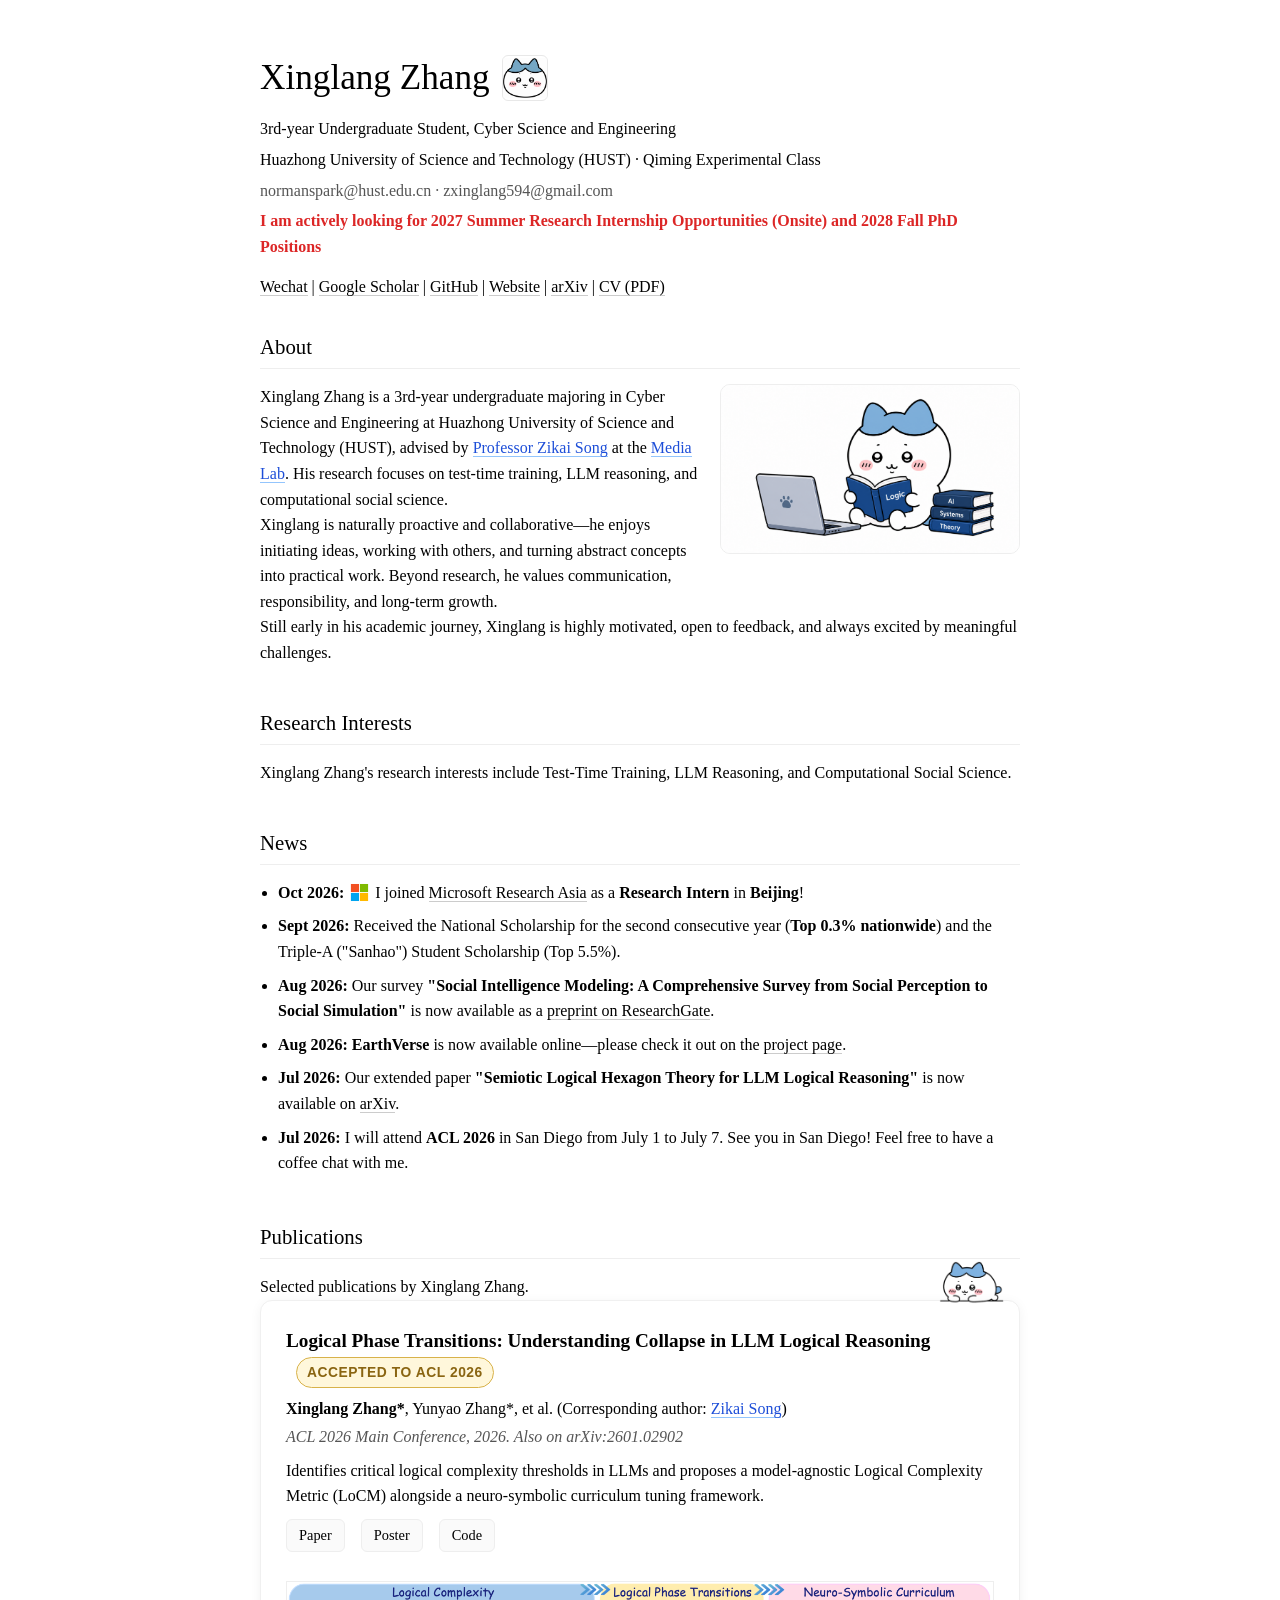
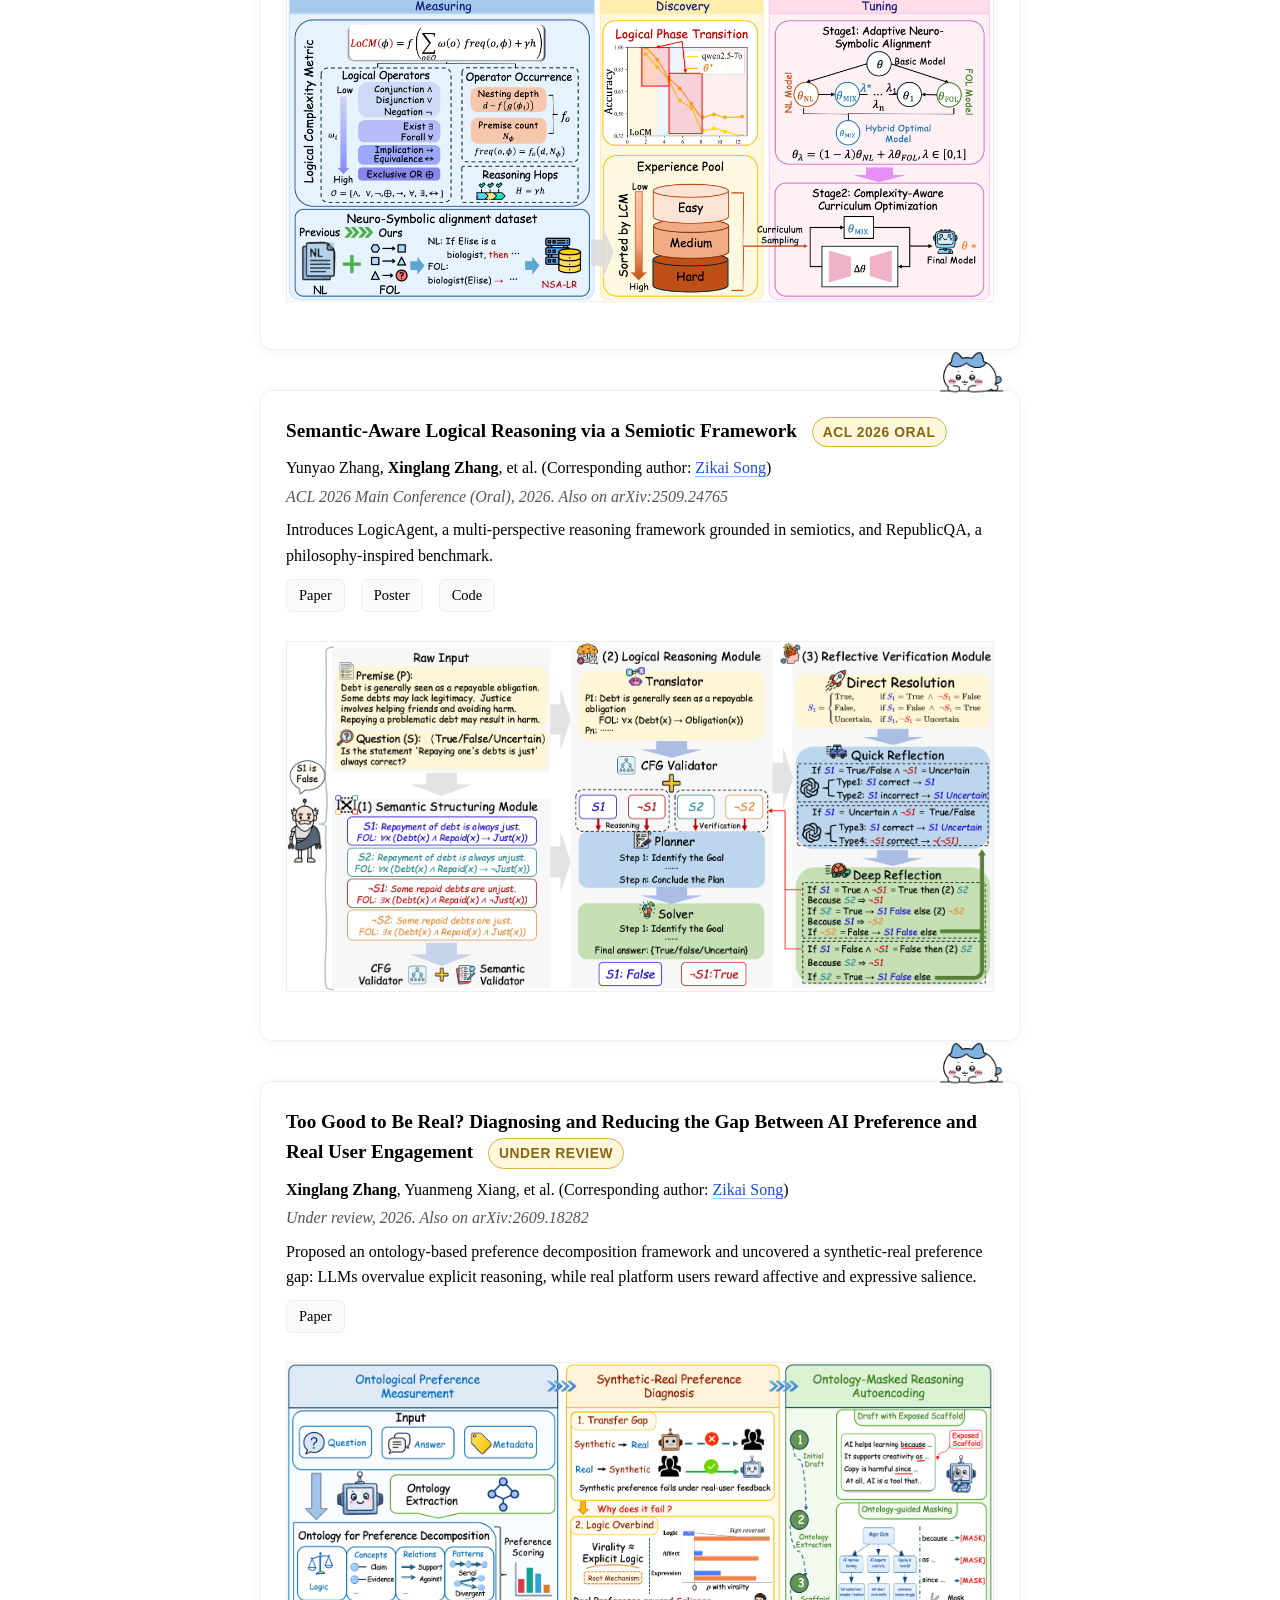
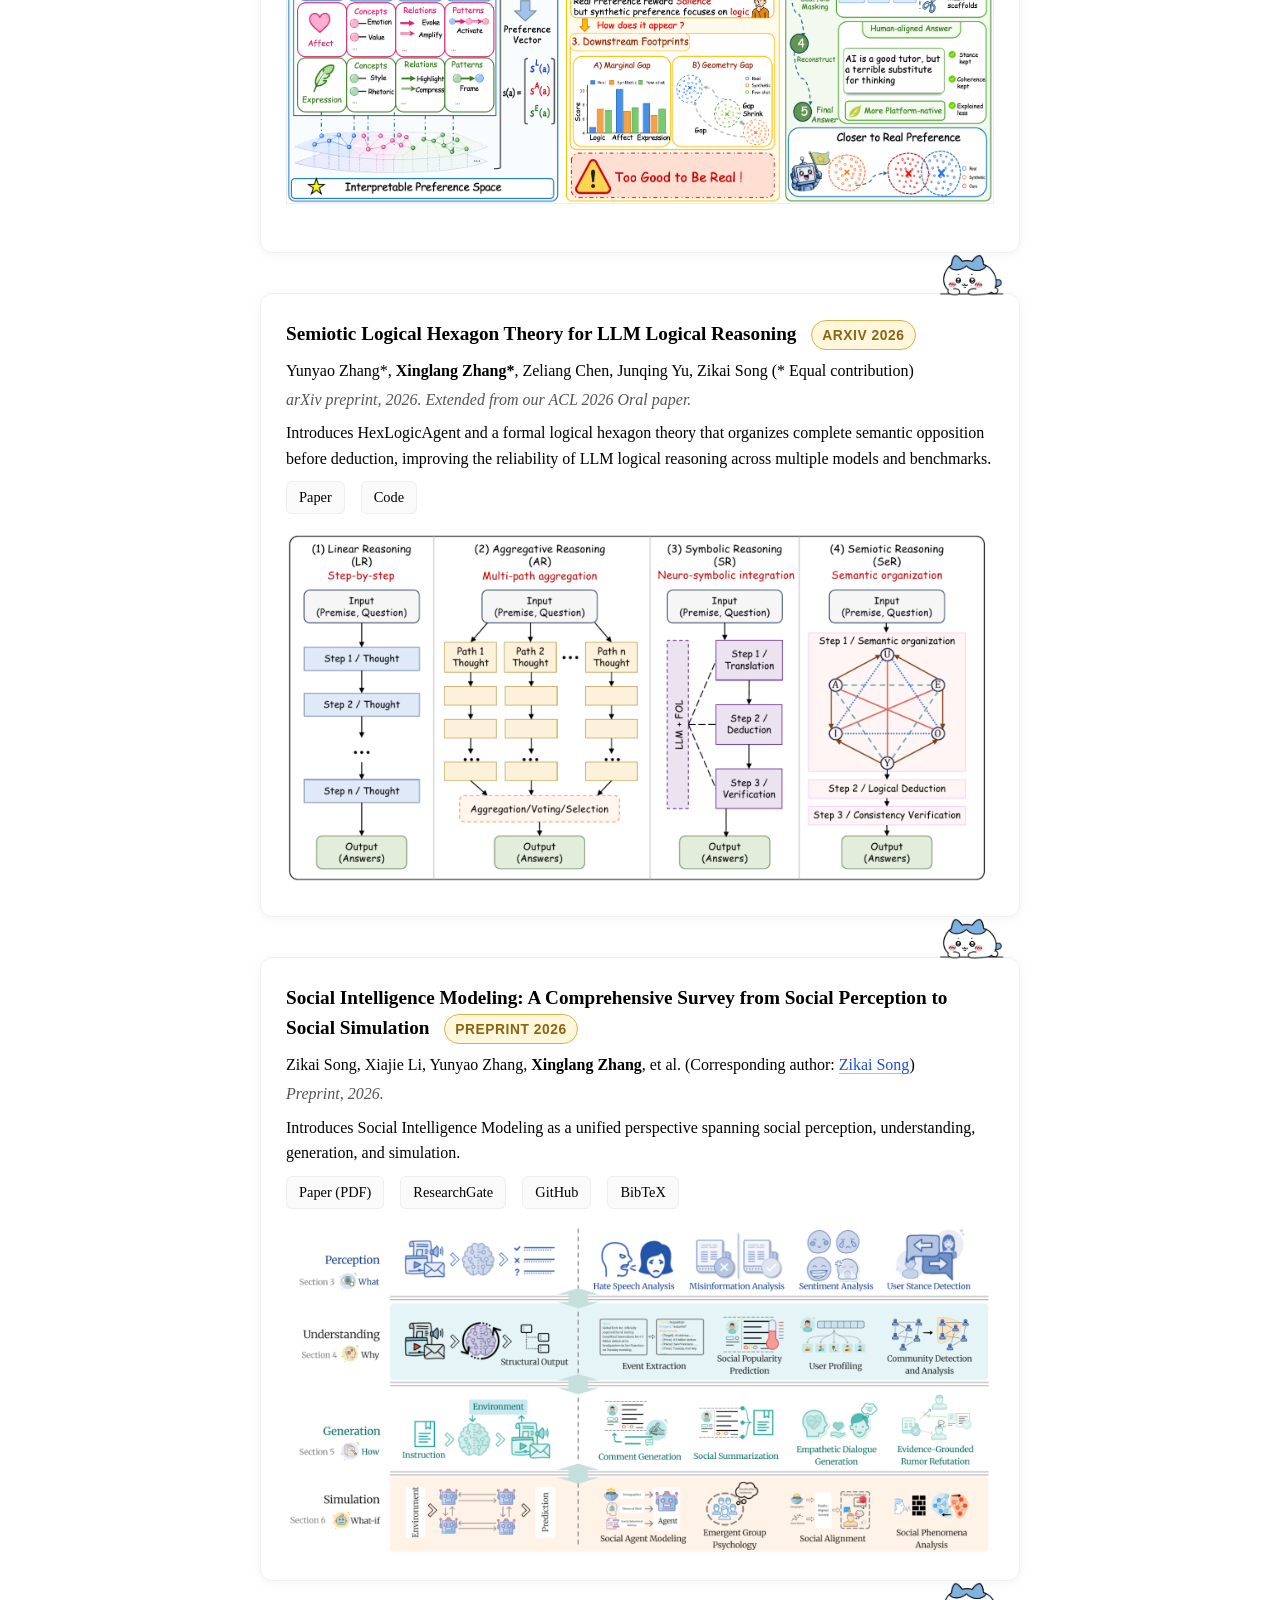
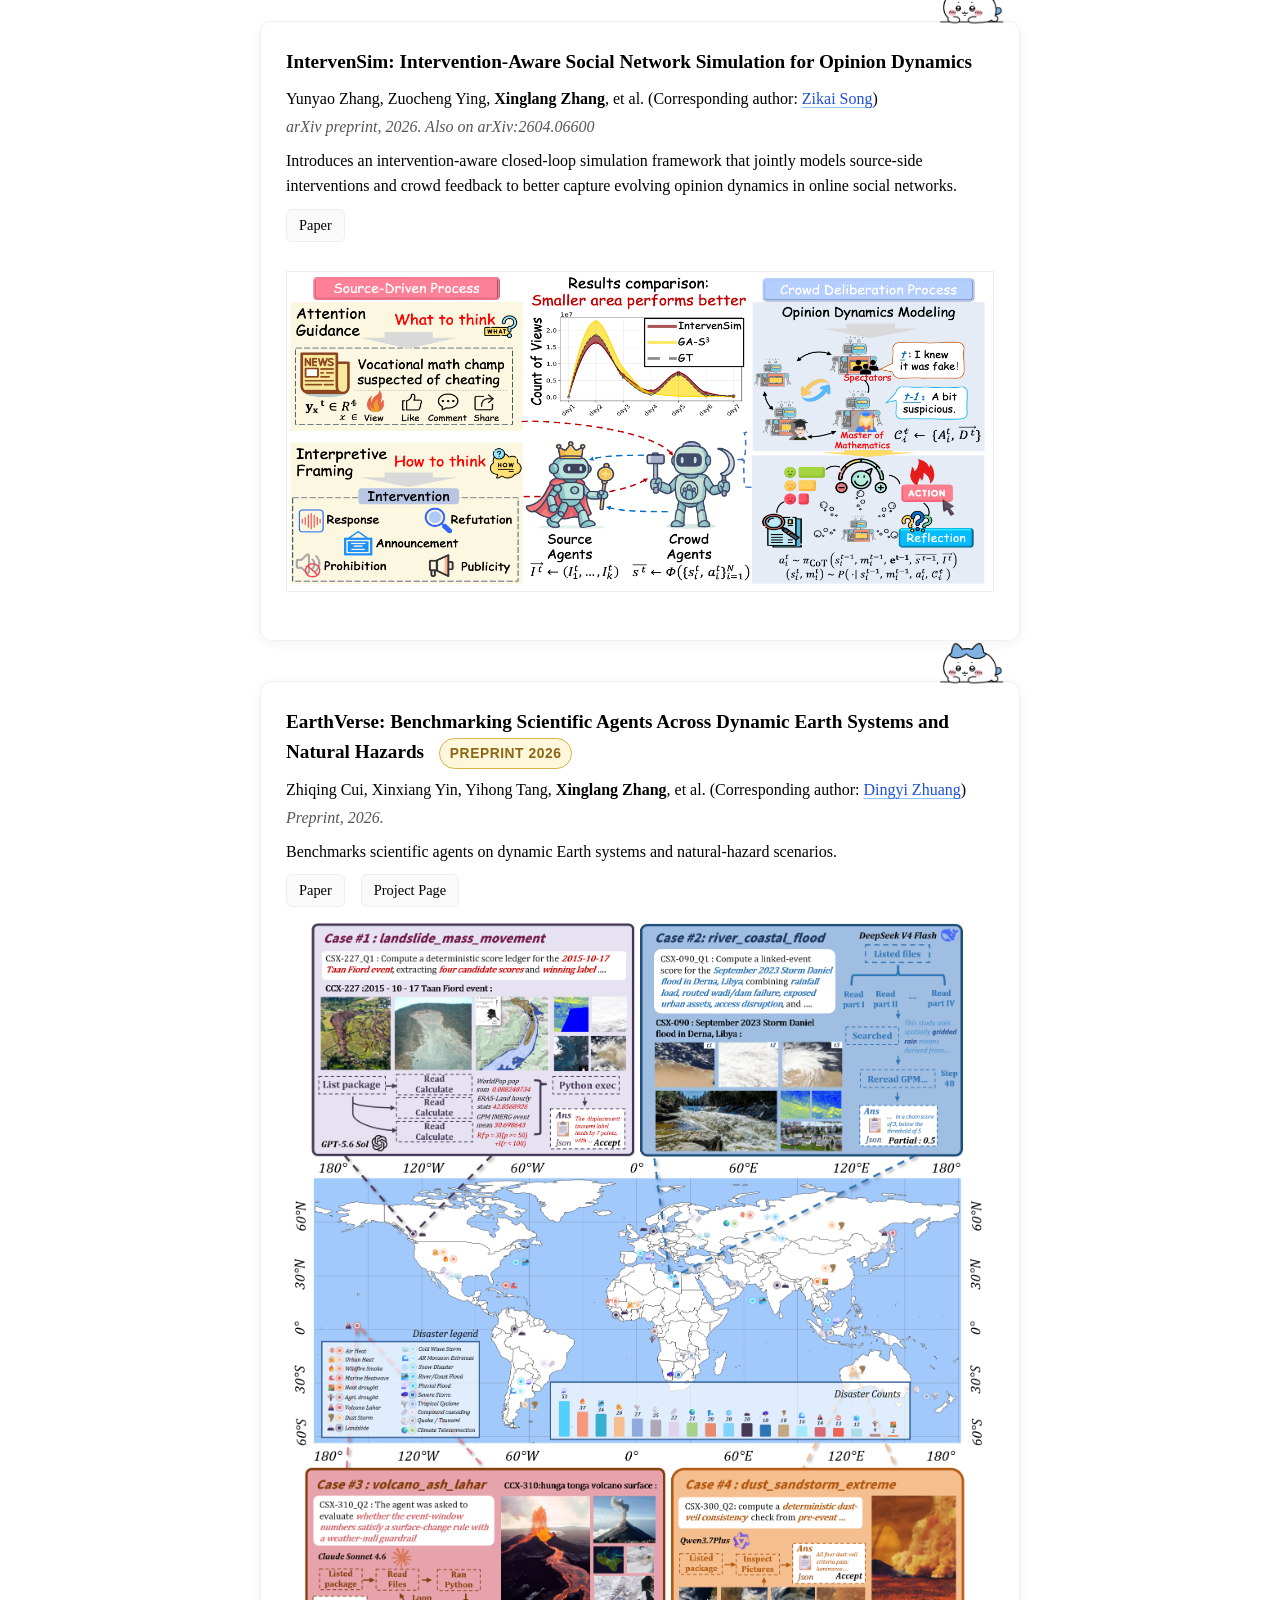
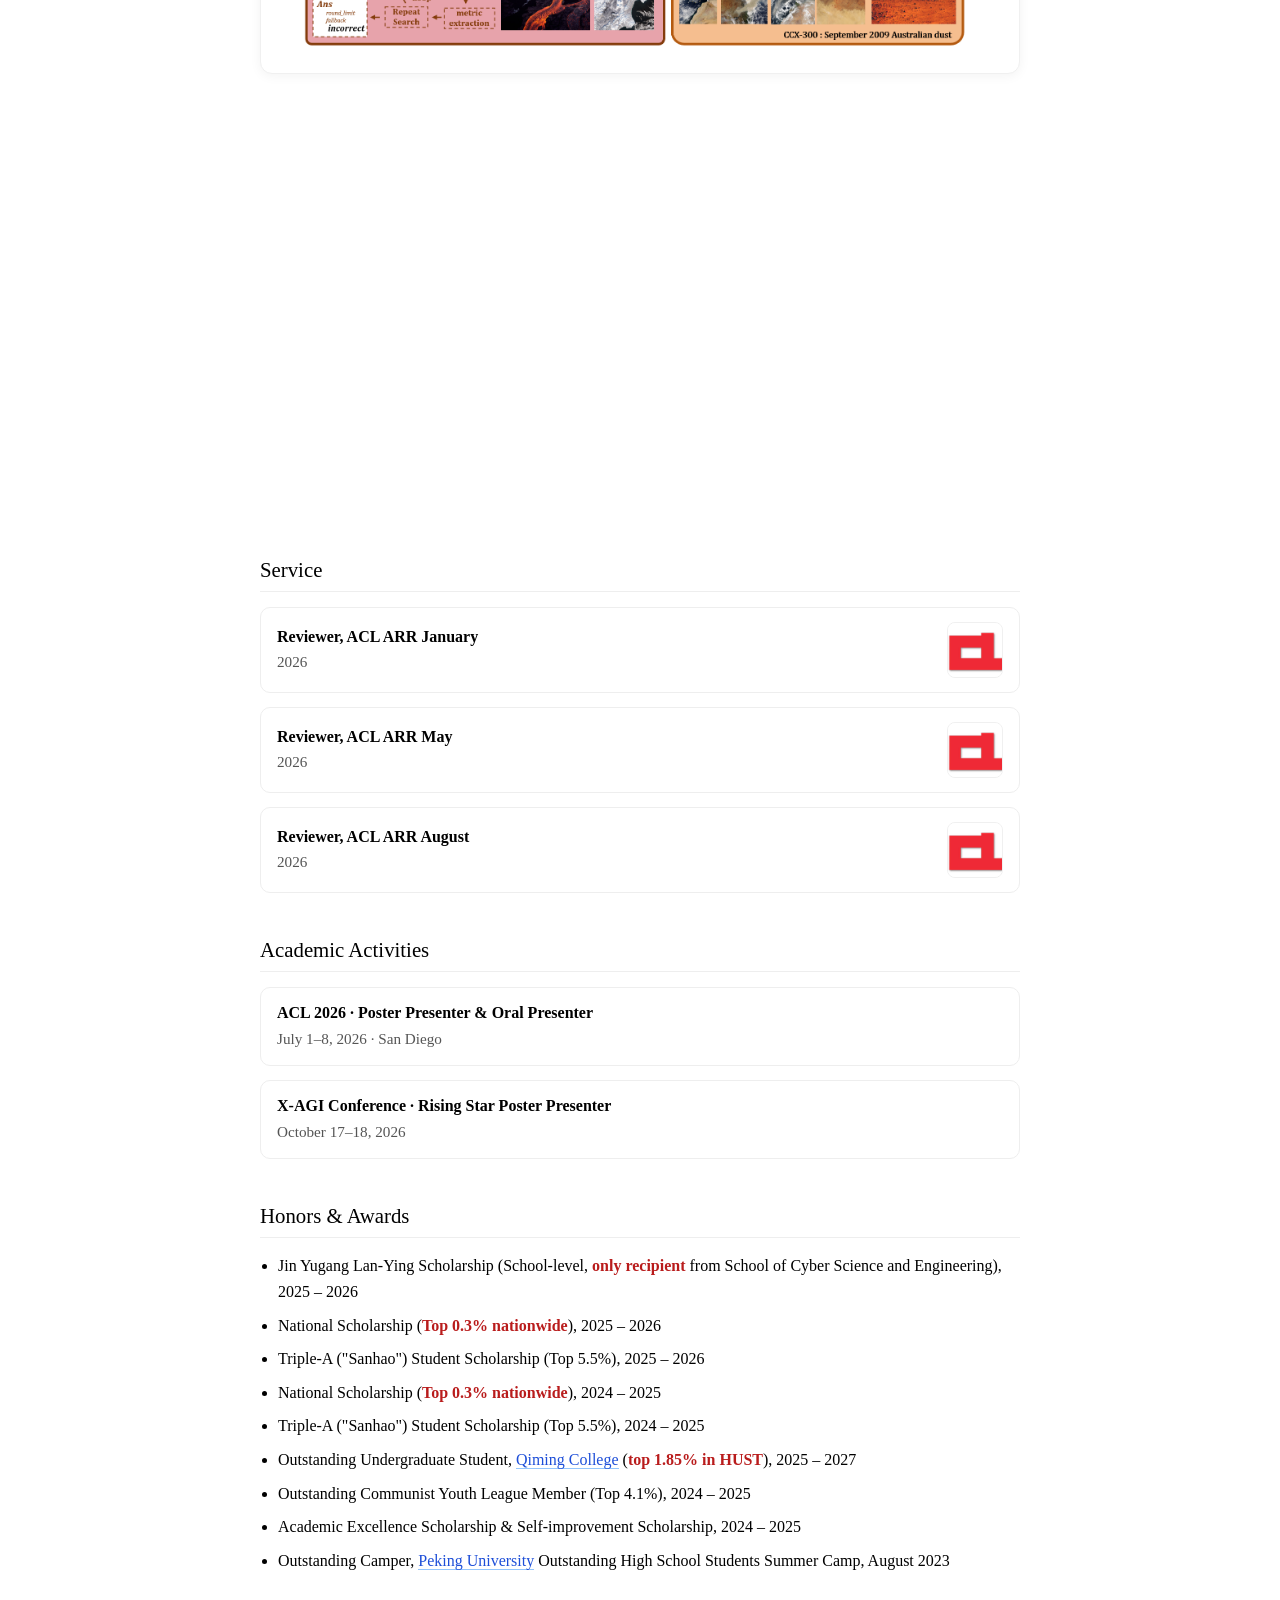
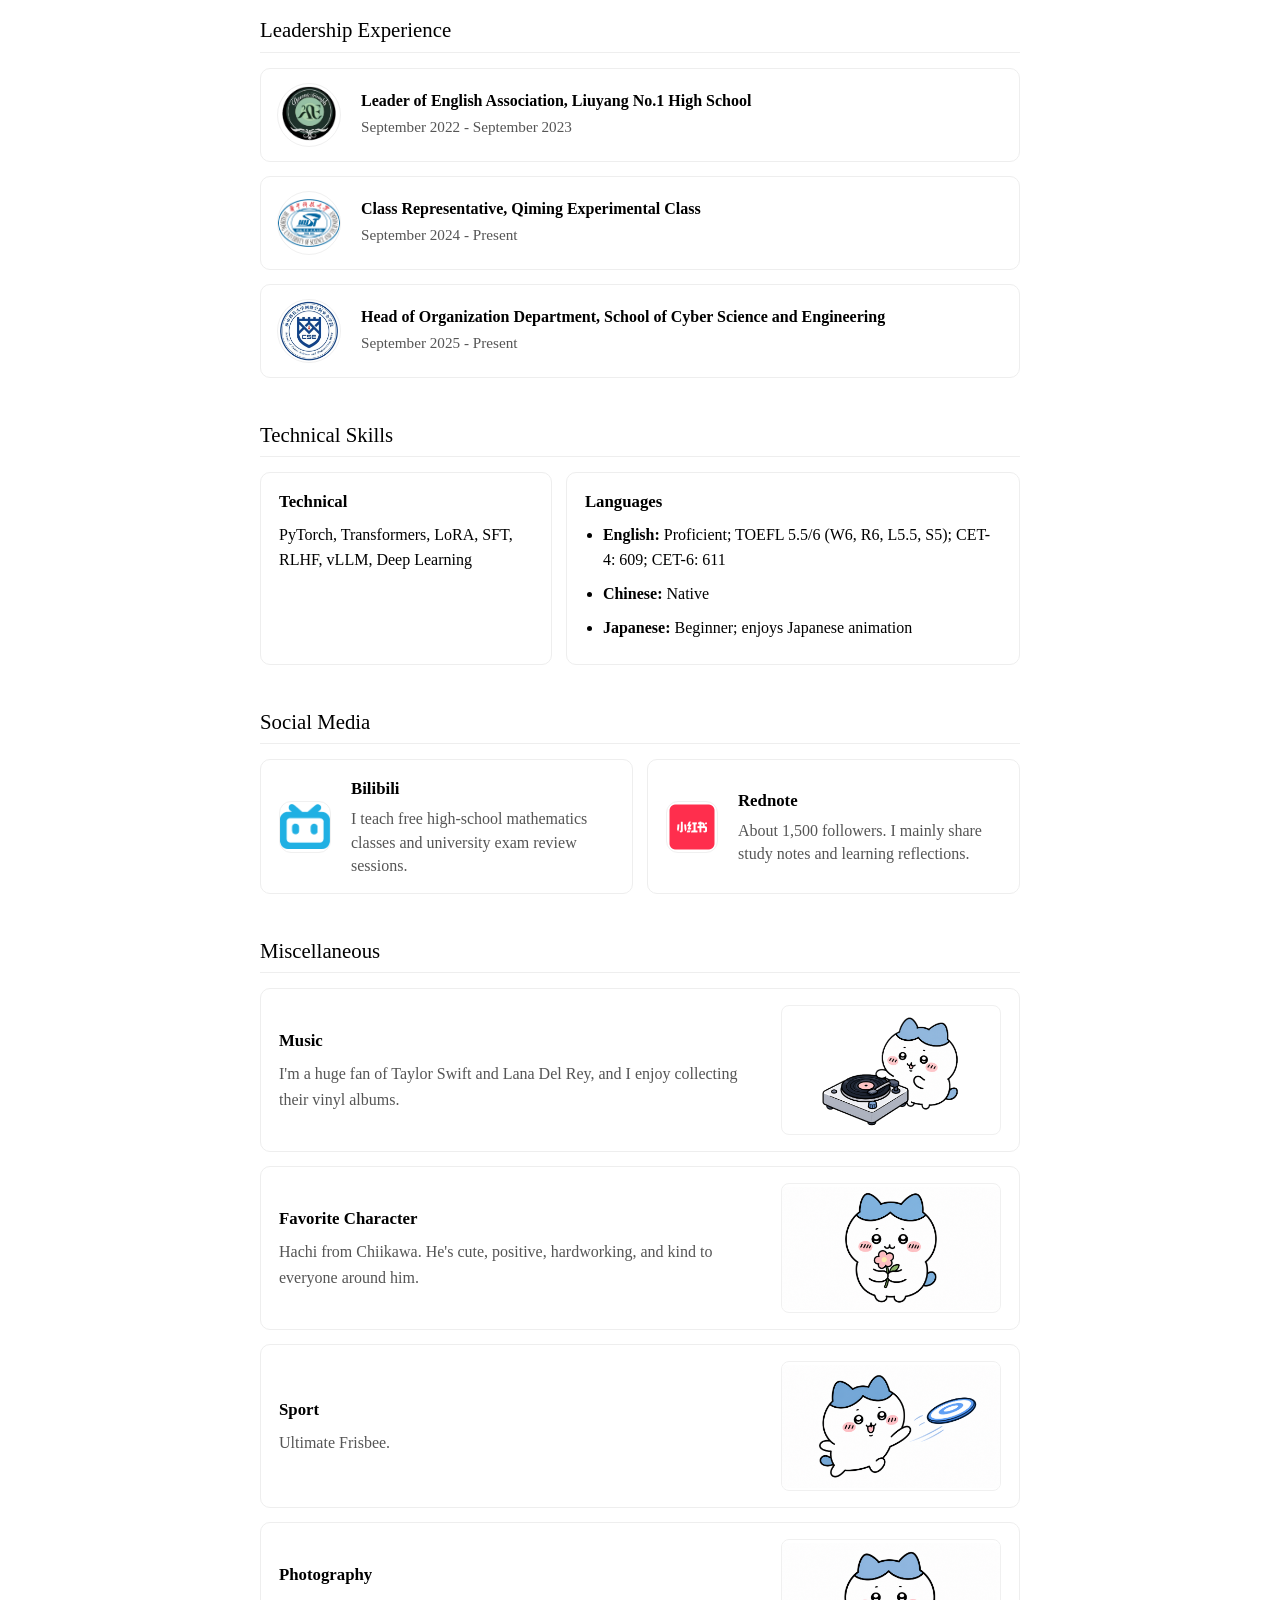
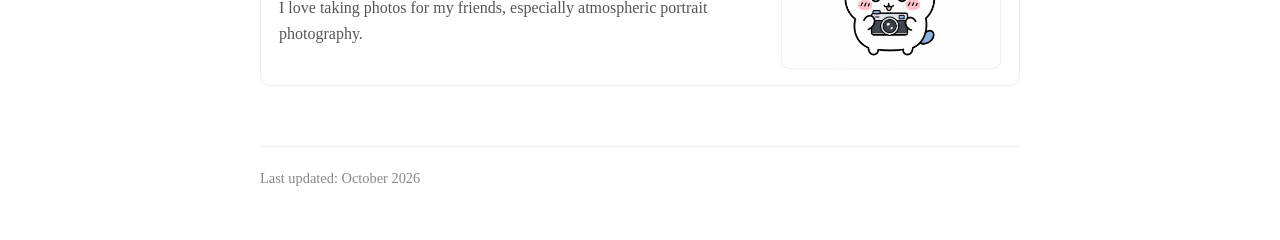
<file: index.html>
<!DOCTYPE html>
<html lang="en">
<head>
    <meta charset="UTF-8">
    <meta name="viewport" content="width=device-width, initial-scale=1.0">
    <title>Xinglang Zhang | Undergraduate Researcher in AI Reasoning, HUST</title>
    <meta name="description" content="Xinglang Zhang is a 3rd-year undergraduate researcher at Huazhong University of Science and Technology, working on test-time training, LLM reasoning, and computational social science.">
    <link rel="stylesheet" href="style.css">
    <script type="application/ld+json">
    {
      "@context": "https://schema.org",
      "@type": "Person",
      "name": "Xinglang Zhang",
      "alternateName": "Norman Zhang",
      "url": "https://delicatenorman.github.io/",
      "affiliation": {
        "@type": "CollegeOrUniversity",
        "name": "Huazhong University of Science and Technology"
      },
      "jobTitle": "Undergraduate Researcher",
      "knowsAbout": [
        "Test-Time Training",
        "LLM Reasoning",
        "Computational Social Science"
      ],
      "sameAs": [
        "https://scholar.google.com/citations?user=pgbcCnkAAAAJ&hl=en",
        "https://github.com/DelicateNorman",
        "https://arxiv.org/search/?query=Xinglang+Zhang&searchtype=all"
      ]
    }
    </script>
</head>
<body>
    <div class="container">
        <header>
            <h1>Xinglang Zhang <img class="name-mascot" src="assets/hachi-head.png" alt="Xinglang Zhang"></h1>
            <p>3rd-year Undergraduate Student, Cyber Science and Engineering</p>
            <p>Huazhong University of Science and Technology (HUST) · Qiming Experimental Class</p>
            <p class="email-line">normanspark@hust.edu.cn · zxinglang594@gmail.com</p>
            <p class="seeking-notice">I am actively looking for 2027 Summer Research Internship Opportunities (Onsite) and 2028 Fall PhD Positions</p>
            <div class="contact-links">
                <a href="assets/wechat_card.jpg">Wechat</a> |
                <a href="https://scholar.google.com/citations?user=pgbcCnkAAAAJ&hl=en">Google Scholar</a> |
                <a href="https://github.com/DelicateNorman">GitHub</a> |
                <a href="https://delicatenorman.github.io">Website</a> | 
                <a href="https://arxiv.org/search/?query=Xinglang+Zhang&searchtype=all">arXiv</a> | 
                <a href="assets/CV_Xinglang_Zhang.pdf">CV (PDF)</a>
            </div>
        </header>

        <section class="about-section">
            <h2>About</h2>
            <img class="about-sticker" src="assets/hachi-reading.png" alt="">
            <p>Xinglang Zhang is a 3rd-year undergraduate majoring in Cyber Science and Engineering at Huazhong University of Science and Technology (HUST), advised by <a class="highlight-link" href="https://skyesong38.github.io/">Professor Zikai Song</a> at the <a class="highlight-link" href="http://media.hust.edu.cn/index.htm">Media Lab</a>. His research focuses on test-time training, LLM reasoning, and computational social science.</p>
            <p>Xinglang is naturally proactive and collaborative—he enjoys initiating ideas, working with others, and turning abstract concepts into practical work. Beyond research, he values communication, responsibility, and long-term growth.</p>
            <p>Still early in his academic journey, Xinglang is highly motivated, open to feedback, and always excited by meaningful challenges.</p>
        </section>

        <section>
            <h2>Research Interests</h2>
            <p>Xinglang Zhang's research interests include Test-Time Training, LLM Reasoning, and Computational Social Science.</p>
        </section>

        <section>
            <h2>News</h2>
            <div class="news-scroll">
            <ul>
                <li><strong>Oct 2026:</strong> <img src="assets/microsoft-icon.svg" class="inline-emoji" alt="" width="19" height="19"> I joined <a href="https://www.microsoft.com/en-us/research/lab/microsoft-research-asia/">Microsoft Research Asia</a> as a <strong>Research Intern</strong> in <strong>Beijing</strong>!</li>
                <li><strong>Sept 2026:</strong> Received the National Scholarship for the second consecutive year (<strong>Top 0.3% nationwide</strong>) and the Triple-A ("Sanhao") Student Scholarship (Top 5.5%).</li>
                <li><strong>Aug 2026:</strong> Our survey <strong>"Social Intelligence Modeling: A Comprehensive Survey from Social Perception to Social Simulation"</strong> is now available as a <a href="https://www.researchgate.net/publication/411123257_Social_Intelligence_Modeling_A_Comprehensive_Survey_from_Social_Perception_to_Social_Simulation">preprint on ResearchGate</a>.</li>
                <li><strong>Aug 2026:</strong> <strong>EarthVerse</strong> is now available online—please check it out on the <a href="https://cuizhiq.github.io/EarthVerse/">project page</a>.</li>
                <li><strong>Jul 2026:</strong> Our extended paper <strong>"Semiotic Logical Hexagon Theory for LLM Logical Reasoning"</strong> is now available on <a href="https://arxiv.org/abs/2607.21933">arXiv</a>.</li>
                <li><strong>Jul 2026:</strong> I will attend <strong>ACL 2026</strong> in San Diego from July 1 to July 7. See you in San Diego! Feel free to have a coffee chat with me.</li>
                <li><strong>May 2026:</strong> 🎉 Our paper <strong>"Semantic-Aware Logical Reasoning via a Semiotic Framework"</strong> has been selected as an <strong class="news-oral">oral presentation</strong> <img src="assets/emoji-oral-presentation.png" class="inline-emoji" alt="oral emoji"> at <strong>ACL 2026</strong>!</li>
                <li><strong>Apr 2026:</strong> 🎉 Two papers were accepted to <strong>ACL 2026 Main Conference</strong>. Congratulations to <a class="highlight-link" href="https://scholar.google.com/citations?user=Nw869RUAAAAJ&amp;hl=en">Yunyao</a> and <a class="highlight-link" href="https://media.hust.edu.cn/index.htm">our team</a>!</li>
                <li><strong>Mar 2026:</strong> ACL meta scores are out—3.5 and 4. Looking forward to good news ahead!</li>
                <li><strong>Mar 2026:</strong> 🎉 Congratulations to Xinglang for receiving the Jin Yugang Lan-Ying Scholarship (5000 RMB) <img src="assets/emoji-scholarship.png" class="inline-emoji" alt="scholarship emoji">, the only recipient from the School of Cyber Science and Engineering!</li>
                <li><strong>Mar 2026:</strong> Secured a summer internship at UIUC in 2026—looking forward to the research experience there!</li>
                <li><strong>Jan 2026:</strong> Preprint for "Logical Phase Transitions" available on <a href="https://arxiv.org/abs/2601.02902">arXiv</a>.</li>
                <li><strong>Sept 2025:</strong> LogicAgent preprint released on arXiv.</li>
                <li><strong>Sept 2025:</strong> Received the National Scholarship (Top 3.2%) <img src="assets/emoji-scholarship.png" class="inline-emoji" alt="scholarship emoji">.</li>
            </ul>
            </div>
        </section>

        <section>
            <h2>Publications</h2>
            <p>Selected publications by Xinglang Zhang.</p>

            <div class="publication">
                <img src="assets/lying-on-box-removebg-preview.png" class="pub-mascot" alt="">
                <p class="pub-title"><a href="https://arxiv.org/abs/2601.02902">Logical Phase Transitions: Understanding Collapse in LLM Logical Reasoning</a> <span class="pub-badge">Accepted to ACL 2026</span></p>
                <p class="pub-authors"><strong>Xinglang Zhang*</strong>, Yunyao Zhang*, et al. (Corresponding author: <a class="highlight-link" href="https://skyesong38.github.io/">Zikai Song</a>)</p>
                <p class="pub-venue">ACL 2026 Main Conference, 2026. Also on arXiv:2601.02902</p>
                <p>Identifies critical logical complexity thresholds in LLMs and proposes a model-agnostic Logical Complexity Metric (LoCM) alongside a neuro-symbolic curriculum tuning framework.</p>
                <div class="pub-links">
                    <a href="https://arxiv.org/abs/2601.02902">Paper</a>
                    <a href="assets/Poster_Paper_2.pdf" target="_blank" rel="noopener noreferrer">Poster</a>
                    <a href="https://github.com/AI4SS/Logical-Phase-Transitions">Code</a>
                </div>
                <img src="assets/Figure2_pipeline.png" alt="Logical Phase Transitions" width="100%">
            </div>

            <div class="publication">
                <img src="assets/lying-on-box-removebg-preview.png" class="pub-mascot" alt="">
                <p class="pub-title"><a href="https://arxiv.org/abs/2509.24765">Semantic-Aware Logical Reasoning via a Semiotic Framework</a> <span class="pub-badge">ACL 2026 Oral</span></p>
                <p class="pub-authors">Yunyao Zhang, <strong>Xinglang Zhang</strong>, et al. (Corresponding author: <a class="highlight-link" href="https://skyesong38.github.io/">Zikai Song</a>)</p>
                <p class="pub-venue">ACL 2026 Main Conference (Oral), 2026. Also on arXiv:2509.24765</p>
                <p>Introduces LogicAgent, a multi-perspective reasoning framework grounded in semiotics, and RepublicQA, a philosophy-inspired benchmark.</p>
                <div class="pub-links">
                    <a href="https://arxiv.org/abs/2509.24765">Paper</a>
                    <a href="assets/Poster_Paper_1.pdf" target="_blank" rel="noopener noreferrer">Poster</a>
                    <a href="https://github.com/AI4SS/Logic-Agent">Code</a>
                </div>
                <img src="assets/Figure2-LogicAgentOverview.png" alt="LogicAgent" width="100%">
            </div>

            <div class="publication">
                <img src="assets/lying-on-box-removebg-preview.png" class="pub-mascot" alt="">
                <p class="pub-title"><a href="https://arxiv.org/abs/2609.18282">Too Good to Be Real? Diagnosing and Reducing the Gap Between AI Preference and Real User Engagement</a> <span class="pub-badge">Under Review</span></p>
                <p class="pub-authors"><strong>Xinglang Zhang</strong>, Yuanmeng Xiang, et al. (Corresponding author: <a class="highlight-link" href="https://skyesong38.github.io/">Zikai Song</a>)</p>
                <p class="pub-venue">Under review, 2026. Also on arXiv:2609.18282</p>
                <p>Proposed an ontology-based preference decomposition framework and uncovered a synthetic-real preference gap: LLMs overvalue explicit reasoning, while real platform users reward affective and expressive salience.</p>
                <div class="pub-links">
                    <a href="https://arxiv.org/abs/2609.18282">Paper</a>
                </div>
                <img src="assets/Figure2_pipeline_OMRA.png" alt="Ontology-Masked Reasoning Autoencoding pipeline" width="100%">
            </div>

            <div class="publication">
                <img src="assets/lying-on-box-removebg-preview.png" class="pub-mascot" alt="">
                <p class="pub-title"><a href="https://arxiv.org/abs/2607.21933">Semiotic Logical Hexagon Theory for LLM Logical Reasoning</a> <span class="pub-badge">arXiv 2026</span></p>
                <p class="pub-authors">Yunyao Zhang*, <strong>Xinglang Zhang*</strong>, Zeliang Chen, Junqing Yu, Zikai Song (* Equal contribution)</p>
                <p class="pub-venue">arXiv preprint, 2026. Extended from our ACL 2026 Oral paper.</p>
                <p>Introduces HexLogicAgent and a formal logical hexagon theory that organizes complete semantic opposition before deduction, improving the reliability of LLM logical reasoning across multiple models and benchmarks.</p>
                <div class="pub-links">
                    <a href="https://arxiv.org/abs/2607.21933">Paper</a>
                    <a href="https://github.com/AI4SS/Logic-Agent">Code</a>
                </div>
                <img class="pub-figure" src="assets/fig1-semiotic-hexagon-teaser.png" alt="Comparison of linear, aggregative, symbolic, and semiotic reasoning paradigms">
            </div>

            <div class="publication">
                <img src="assets/lying-on-box-removebg-preview.png" class="pub-mascot" alt="">
                <p class="pub-title"><a href="papers/social-intelligence-modeling-survey.pdf" target="_blank" rel="noopener noreferrer">Social Intelligence Modeling: A Comprehensive Survey from Social Perception to Social Simulation</a> <span class="pub-badge">Preprint 2026</span></p>
                <p class="pub-authors">Zikai Song, Xiajie Li, Yunyao Zhang, <strong>Xinglang Zhang</strong>, et al. (Corresponding author: <a class="highlight-link" href="https://skyesong38.github.io/">Zikai Song</a>)</p>
                <p class="pub-venue">Preprint, 2026.</p>
                <p>Introduces Social Intelligence Modeling as a unified perspective spanning social perception, understanding, generation, and simulation.</p>
                <div class="pub-links">
                    <a href="papers/social-intelligence-modeling-survey.pdf" target="_blank" rel="noopener noreferrer">Paper (PDF)</a>
                    <a href="https://www.researchgate.net/publication/411123257_Social_Intelligence_Modeling_A_Comprehensive_Survey_from_Social_Perception_to_Social_Simulation">ResearchGate</a>
                    <a href="https://github.com/sait-crypto/Awesome-Social-Intelligence-Modeling-System">GitHub</a>
                    <a href="papers/social-intelligence-modeling-survey.bib" download>BibTeX</a>
                </div>
                <img class="pub-figure" src="assets/Overview-Social-Intelligence-Modeling.png" alt="Overview of Social Intelligence Modeling from perception to simulation">
            </div>

            <div class="publication">
                <img src="assets/lying-on-box-removebg-preview.png" class="pub-mascot" alt="">
                <p class="pub-title"><a href="https://arxiv.org/abs/2604.06600">IntervenSim: Intervention-Aware Social Network Simulation for Opinion Dynamics</a></p>
                <p class="pub-authors">Yunyao Zhang, Zuocheng Ying, <strong>Xinglang Zhang</strong>, et al. (Corresponding author: <a class="highlight-link" href="https://skyesong38.github.io/">Zikai Song</a>)</p>
                <p class="pub-venue">arXiv preprint, 2026. Also on arXiv:2604.06600</p>
                <p>Introduces an intervention-aware closed-loop simulation framework that jointly models source-side interventions and crowd feedback to better capture evolving opinion dynamics in online social networks.</p>
                <div class="pub-links">
                    <a href="https://arxiv.org/abs/2604.06600">Paper</a>
                </div>
                <img src="assets/fig2_IntervenSim_pipline.png" alt="IntervenSim pipeline figure" width="100%">
            </div>

            <div class="publication">
                <img src="assets/lying-on-box-removebg-preview.png" class="pub-mascot" alt="">
                <p class="pub-title"><a href="https://arxiv.org/abs/2608.23525">EarthVerse: Benchmarking Scientific Agents Across Dynamic Earth Systems and Natural Hazards</a> <span class="pub-badge">Preprint 2026</span></p>
                <p class="pub-authors">Zhiqing Cui, Xinxiang Yin, Yihong Tang, <strong>Xinglang Zhang</strong>, et al. (Corresponding author: <a class="highlight-link" href="https://zhuangdingyi.github.io/">Dingyi Zhuang</a>)</p>
                <p class="pub-venue">Preprint, 2026.</p>
                <p>Benchmarks scientific agents on dynamic Earth systems and natural-hazard scenarios.</p>
                <div class="pub-links">
                    <a href="https://arxiv.org/abs/2608.23525">Paper</a>
                    <a href="https://cuizhiq.github.io/EarthVerse/">Project Page</a>
                </div>
                <img class="pub-figure" src="assets/Overview-of-EarthVerse.png" alt="EarthVerse overview of scientific agents and global natural-hazard scenarios">
            </div>
        </section>

        <section>
            <h2>Selected Funded Projects</h2>
            <div class="activity-list">
                <article class="activity-item">
                    <p class="activity-title">HUST Undergraduate Natural Science Fund <span class="pub-badge">2026</span></p>
                    <p><em>Trustworthy Enhancement for Complex Reasoning</em></p>
                    <p class="activity-date">Project Lead · CNY 50,000 (approx. US$7,450)</p>
                </article>
                <article class="activity-item">
                    <p class="activity-title">College Student Innovation and Entrepreneurship Program (University Level)</p>
                    <p><em>LLM Logical Reasoning through Philosophical Paradigms</em></p>
                    <p class="activity-date">Project Lead · CNY 4,000 (approx. US$600)</p>
                </article>
                <article class="activity-item">
                    <p class="activity-title">College Student Innovation and Entrepreneurship Program (Hubei Provincial Level)</p>
                    <p><em>Trustworthy Enhancement of LLMs via a Neuro-Symbolic Framework</em></p>
                    <p class="activity-date">Project Lead · CNY 20,000 (approx. US$2,980)</p>
                </article>
            </div>
        </section>

        <section>
            <h2>Service</h2>
            <div class="service-list">
                <article class="service-item">
                    <div>
                        <p class="service-role">Reviewer, ACL ARR January</p>
                        <p class="service-date">2026</p>
                    </div>
                    <img src="assets/ACL-icon.png" alt="ACL logo">
                </article>
                <article class="service-item">
                    <div>
                        <p class="service-role">Reviewer, ACL ARR May</p>
                        <p class="service-date">2026</p>
                    </div>
                    <img src="assets/ACL-icon.png" alt="ACL logo">
                </article>
                <article class="service-item">
                    <div>
                        <p class="service-role">Reviewer, ACL ARR August</p>
                        <p class="service-date">2026</p>
                    </div>
                    <img src="assets/ACL-icon.png" alt="ACL logo">
                </article>
            </div>
        </section>

        <section>
            <h2>Academic Activities</h2>
            <div class="activity-list">
                <article class="activity-item">
                    <div>
                        <p class="activity-title">ACL 2026 · Poster Presenter &amp; Oral Presenter</p>
                        <p class="activity-date">July 1–8, 2026 · San Diego</p>
                    </div>
                </article>
                <article class="activity-item">
                    <div>
                        <p class="activity-title">X-AGI Conference · Rising Star Poster Presenter</p>
                        <p class="activity-date">October 17–18, 2026</p>
                    </div>
                </article>
            </div>
        </section>

        <section>
            <h2>Honors & Awards</h2>
            <ul>
                <li>Jin Yugang Lan-Ying Scholarship (School-level, <span class="honor-emphasis">only recipient</span> from School of Cyber Science and Engineering), 2025 – 2026</li>
                <li>National Scholarship (<span class="honor-emphasis">Top 0.3% nationwide</span>), 2025 – 2026</li>
                <li>Triple-A ("Sanhao") Student Scholarship (Top 5.5%), 2025 – 2026</li>
                <li>National Scholarship (<span class="honor-emphasis">Top 0.3% nationwide</span>), 2024 – 2025</li>
                <li>Triple-A ("Sanhao") Student Scholarship (Top 5.5%), 2024 – 2025</li>
                <li>Outstanding Undergraduate Student, <a class="highlight-link" href="https://qiming.hust.edu.cn/">Qiming College</a> (<span class="honor-emphasis">top 1.85% in HUST</span>), 2025 – 2027</li>
                <li>Outstanding Communist Youth League Member (Top 4.1%), 2024 – 2025</li>
                <li>Academic Excellence Scholarship & Self-improvement Scholarship, 2024 – 2025</li>
                <li>Outstanding Camper, <a class="highlight-link" href="https://www.pku.edu.cn/">Peking University</a> Outstanding High School Students Summer Camp, August 2023</li>
            </ul>
        </section>

        <section>
            <h2>Leadership Experience</h2>
            <div class="leadership-list">
                <article class="leadership-item">
                    <img src="assets/EA.png" alt="English Association logo">
                    <div>
                        <p class="leadership-role">Leader of English Association, Liuyang No.1 High School</p>
                        <p class="leadership-date">September 2022 - September 2023</p>
                    </div>
                </article>

                <article class="leadership-item">
                    <img src="assets/华中科技大学-logo-512px.png" alt="Huazhong University of Science and Technology logo">
                    <div>
                        <p class="leadership-role">Class Representative, Qiming Experimental Class</p>
                        <p class="leadership-date">September 2024 - Present</p>
                    </div>
                </article>

                <article class="leadership-item">
                    <img src="assets/Class.png" alt="School of Cyber Science and Engineering logo">
                    <div>
                        <p class="leadership-role">Head of Organization Department, School of Cyber Science and Engineering</p>
                        <p class="leadership-date">September 2025 - Present</p>
                    </div>
                </article>
            </div>
        </section>

        <section>
            <h2>Technical Skills</h2>
            <div class="skills-grid">
                <div>
                    <h3>Technical</h3>
                    <p>PyTorch, Transformers, LoRA, SFT, RLHF, vLLM, Deep Learning</p>
                </div>
                <div>
                    <h3>Languages</h3>
                    <ul class="compact-list">
                        <li><strong>English:</strong> Proficient; TOEFL 5.5/6 (W6, R6, L5.5, S5); CET-4: 609; CET-6: 611</li>
                        <li><strong>Chinese:</strong> Native</li>
                        <li><strong>Japanese:</strong> Beginner; enjoys Japanese animation</li>
                    </ul>
                </div>
            </div>
        </section>

        <section>
            <h2>Social Media</h2>
            <div class="social-grid">
                <a class="social-card" href="https://space.bilibili.com/98860689?spm_id_from=333.1007.0.0">
                    <img src="assets/bilibili.png" alt="Bilibili logo">
                    <div>
                        <h3>Bilibili</h3>
                        <p>I teach free high-school mathematics classes and university exam review sessions.</p>
                    </div>
                </a>

                <a class="social-card" href="https://www.xiaohongshu.com/user/profile/62dc20c8000000001f01457a">
                    <img src="assets/rednote.png" alt="Rednote logo">
                    <div>
                        <h3>Rednote</h3>
                        <p>About 1,500 followers. I mainly share study notes and learning reflections.</p>
                    </div>
                </a>
            </div>
        </section>

        <section class="misc-section">
            <h2>Miscellaneous</h2>
            <div class="personal-cards">
                <article class="personal-card">
                    <div>
                        <h3>Music</h3>
                        <p>I'm a huge fan of Taylor Swift and Lana Del Rey, and I enjoy collecting their vinyl albums.</p>
                    </div>
                    <img src="assets/hachi-music.png" alt="">
                </article>

                <article class="personal-card">
                    <div>
                        <h3>Favorite Character</h3>
                        <p>Hachi from Chiikawa. He's cute, positive, hardworking, and kind to everyone around him.</p>
                    </div>
                    <img src="assets/hachi-flower.png" alt="">
                </article>

                <article class="personal-card">
                    <div>
                        <h3>Sport</h3>
                        <p>Ultimate Frisbee.</p>
                    </div>
                    <img src="assets/hachi-frisbee.png" alt="">
                </article>

                <article class="personal-card">
                    <div>
                        <h3>Photography</h3>
                        <p>I love taking photos for my friends, especially atmospheric portrait photography.</p>
                    </div>
                    <img src="assets/photograph.png" alt="">
                </article>
            </div>
        </section>

        <footer>
            <p>Last updated: October 2026</p>
        </footer>
    </div>
    <script src="script.js"></script>
</body>
</html>
</file>
<file: style.css>
:root {
    --bg-color: #ffffff;
    --text-color: #000000;
    --secondary-text: #555555;
    --accent-color: #000000;
    --border-color: #000000;
    --transition: all 0.2s ease-in-out;
}

* {
    margin: 0;
    padding: 0;
    box-sizing: border-box;
}

body {
    font-family: Georgia, "Times New Roman", serif;
    line-height: 1.6;
    color: var(--text-color);
    background-color: var(--bg-color);
    max-width: 800px;
    margin: 0 auto;
    padding: 50px 20px;
    cursor: url("assets/hachi-cursor-final.svg") 0 0, auto;
}

/* Animations */
@keyframes fadeIn {
    from { opacity: 0; transform: translateY(5px); }
    to { opacity: 1; transform: translateY(0); }
}

.container {
    animation: fadeIn 0.6s ease-out;
}

/* Header */
header {
    margin-bottom: 30px;
}

h1 {
    display: flex;
    align-items: center;
    gap: 12px;
    font-size: 2.2em;
    font-weight: normal;
    margin-bottom: 10px;
}

.name-mascot {
    width: 46px;
    height: 46px;
    border-radius: 6px;
    border: 1px solid #e8e8e8;
    background: #fff;
    object-fit: contain;
    vertical-align: middle;
}

header p {
    margin: 5px 0;
}

.email-line {
    color: var(--secondary-text);
}

.seeking-notice {
    color: #dc2626;
    font-weight: 700;
}

.contact-links {
    margin-top: 15px;
}

/* Links */
a {
    color: var(--text-color);
    text-decoration: none;
    border-bottom: 1px solid #ccc;
    transition: var(--transition);
}

a:hover {
    border-bottom: 1px solid var(--text-color);
    background-color: #f9f9f9;
}

a,
button {
    cursor: url("assets/hachi-cursor-final.svg") 0 0, pointer;
}

.highlight-link {
    color: #1d4ed8;
    border-bottom-color: #93c5fd;
}

.highlight-link:hover {
    color: #1e40af;
    border-bottom-color: #1e40af;
    background-color: #eff6ff;
}

/* Sections */
section {
    margin-bottom: 40px;
}

.about-section::after {
    content: "";
    display: table;
    clear: both;
}

.about-sticker {
    float: right;
    width: 300px;
    max-width: 48%;
    margin: 0 0 10px 18px;
    border: 1px solid #eee;
    border-radius: 10px;
    object-fit: contain;
}

h2 {
    font-size: 1.3em;
    font-weight: normal;
    margin-top: 20px;
    margin-bottom: 15px;
    border-bottom: 1px solid #eee;
    padding-bottom: 5px;
}

/* Lists */
ul {
    margin-left: 18px;
    margin-bottom: 15px;
}

ul li {
    margin-bottom: 8px;
}

.news-oral {
    color: #dc2626;
}

.honor-emphasis {
    color: #b91c1c;
    font-weight: 700;
}

/* News scroll */
.news-scroll {
    max-height: 300px;
    overflow-y: auto;
    padding-right: 8px;
}

.news-scroll ul {
    margin-bottom: 0;
}

/* Inline Emojis */
.inline-emoji {
    height: 1.2em;
    vertical-align: sub;
    margin: 0 2px;
}

/* Publications */
.publication {
    position: relative;
    margin-bottom: 40px;
    padding: 25px;
    background-color: #ffffff;
    border-radius: 12px;
    border: 1px solid #f0f0f0;
    box-shadow: 0 2px 12px rgba(0, 0, 0, 0.05);
    transition: transform 0.3s ease, box-shadow 0.3s ease;
}

.pub-mascot {
    position: absolute;
    top: -55px; /* Precise adjustment to align mascot base line with box border */
    right: 15px;
    width: 65px;
    height: auto;
    z-index: 10;
    pointer-events: none;
    border: none !important;
    background: transparent !important;
}

.publication:hover {
    transform: translateY(-5px);
    box-shadow: 0 8px 24px rgba(0, 0, 0, 0.1);
}

.pub-title {
    font-size: 1.2em;
    margin-bottom: 8px;
}

.pub-title a {
    font-weight: bold;
    border-bottom: none;
}

.pub-title a:hover {
    text-decoration: underline;
    background-color: transparent;
}

.pub-authors {
    margin-bottom: 3px;
}

.pub-venue {
    font-style: italic;
    margin-bottom: 8px;
    color: var(--secondary-text);
}

.pub-badge {
    display: inline-block;
    margin-left: 10px;
    padding: 3px 10px;
    border-radius: 999px;
    border: 1px solid #d8b24a;
    background-color: #fff7db;
    color: #8a6512;
    font-size: 0.72em;
    font-family: "Instrument Sans", Arial, sans-serif;
    font-weight: 700;
    letter-spacing: 0.04em;
    text-transform: uppercase;
}

.pub-links {
    margin-top: 10px;
    margin-bottom: 14px;
}

.pub-links a {
    display: inline-block;
    margin-right: 12px;
    font-size: 0.9em;
    padding: 4px 12px;
    border-radius: 6px;
    border: 1px solid #eee;
    background-color: #fafafa;
}

.pub-links a:hover {
    background-color: #f0f0f0;
    border-color: #ccc;
}

.publication img {
    margin: 15px 0;
    border: 1px solid #eee;
    max-width: 100%;
}

.publication .pub-figure {
    display: block;
    width: 100%;
    height: auto;
    margin: 16px 0 0;
    border: 0;
    border-radius: 0;
    background: #fff;
}

.publication object {
    margin: 15px 0;
    border: 1px solid #eee;
    width: 100%;
    max-width: 100%;
}

/* Leadership and skills */
.leadership-list,
.service-list,
.activity-list,
.skills-grid {
    display: grid;
    gap: 14px;
}

.leadership-item,
.service-item,
.activity-item,
.skills-grid > div {
    border: 1px solid #eee;
    border-radius: 10px;
    background: #fff;
}

.leadership-item {
    display: grid;
    grid-template-columns: 70px minmax(0, 1fr);
    align-items: center;
    gap: 14px;
    padding: 14px 16px;
}

.leadership-item img {
    width: 64px;
    height: 64px;
    object-fit: contain;
    border: 1px solid #f0f0f0;
    border-radius: 50%;
    background: #fff;
}

.leadership-role {
    font-weight: bold;
    line-height: 1.35;
}

.leadership-date {
    margin-top: 3px;
    color: var(--secondary-text);
    font-size: 0.95em;
}

.service-item {
    display: grid;
    grid-template-columns: minmax(0, 1fr) 56px;
    align-items: center;
    gap: 14px;
    padding: 14px 16px;
}

.service-item img {
    width: 56px;
    height: 56px;
    object-fit: contain;
    border: 1px solid #f0f0f0;
    border-radius: 8px;
    background: #fff;
}

.service-role {
    font-weight: bold;
    line-height: 1.35;
}

.service-date {
    margin-top: 3px;
    color: var(--secondary-text);
    font-size: 0.95em;
}

.activity-item {
    padding: 14px 16px;
}

.activity-title {
    font-weight: bold;
    line-height: 1.35;
}

.activity-date {
    margin-top: 3px;
    color: var(--secondary-text);
    font-size: 0.95em;
}

.skills-grid {
    grid-template-columns: minmax(0, 0.9fr) minmax(0, 1.4fr);
}

.skills-grid > div {
    padding: 16px 18px;
}

.skills-grid h3 {
    font-size: 1.05em;
    margin-bottom: 6px;
}

.compact-list {
    margin-bottom: 0;
}

/* Social media */
.social-grid {
    display: grid;
    grid-template-columns: repeat(2, minmax(0, 1fr));
    gap: 14px;
}

.social-card {
    display: grid;
    grid-template-columns: 58px minmax(0, 1fr);
    align-items: center;
    gap: 14px;
    min-height: 118px;
    padding: 16px 18px;
    border: 1px solid #eee;
    border-radius: 10px;
    background: #fff;
    color: var(--text-color);
}

a.social-card {
    border-bottom: 1px solid #eee;
}

a.social-card:hover {
    border-color: #ddd;
    background-color: #fafafa;
}

.social-card img {
    width: 52px;
    height: 52px;
    object-fit: contain;
    border: 1px solid #f0f0f0;
    border-radius: 12px;
    background: #fff;
}

.social-card h3 {
    font-size: 1.05em;
    margin-bottom: 4px;
}

.social-card p {
    color: var(--secondary-text);
    line-height: 1.45;
}

/* Miscellaneous images */
.misc-img {
    max-width: 400px;
    width: 100%;
    margin: 10px 0 20px 0;
    border: 1px solid #eee;
}

.personal-cards {
    display: grid;
    gap: 14px;
}

.personal-card {
    display: grid;
    grid-template-columns: minmax(0, 1fr) 220px;
    align-items: center;
    gap: 18px;
    min-height: 150px;
    padding: 16px 18px;
    border: 1px solid #eee;
    border-radius: 10px;
    background: #fff;
    overflow: hidden;
}

.personal-card h3 {
    font-size: 1.05em;
    margin-bottom: 6px;
}

.personal-card p {
    color: var(--secondary-text);
}

.personal-card img {
    width: 220px;
    height: 130px;
    object-fit: contain;
    object-position: center;
    border: 1px solid #f0f0f0;
    border-radius: 8px;
    background: #fff;
}

/* Footer */
footer {
    margin-top: 60px;
    padding-top: 20px;
    border-top: 1px solid #eee;
    font-size: 0.9em;
    color: #888;
}

/* Responsive */
@media (max-width: 768px) {
    body {
        padding: 30px 15px;
    }
    
    h1 {
        font-size: 1.8em;
    }

    .name-mascot {
        width: 38px;
        height: 38px;
    }

    .about-sticker {
        float: none;
        display: block;
        width: 100%;
        max-width: 320px;
        margin: 0 0 14px 0;
    }

    .personal-card {
        grid-template-columns: 1fr;
    }

    .skills-grid {
        grid-template-columns: 1fr;
    }

    .social-grid {
        grid-template-columns: 1fr;
    }

    .personal-card img {
        width: 100%;
        height: 150px;
    }
}
</file>
